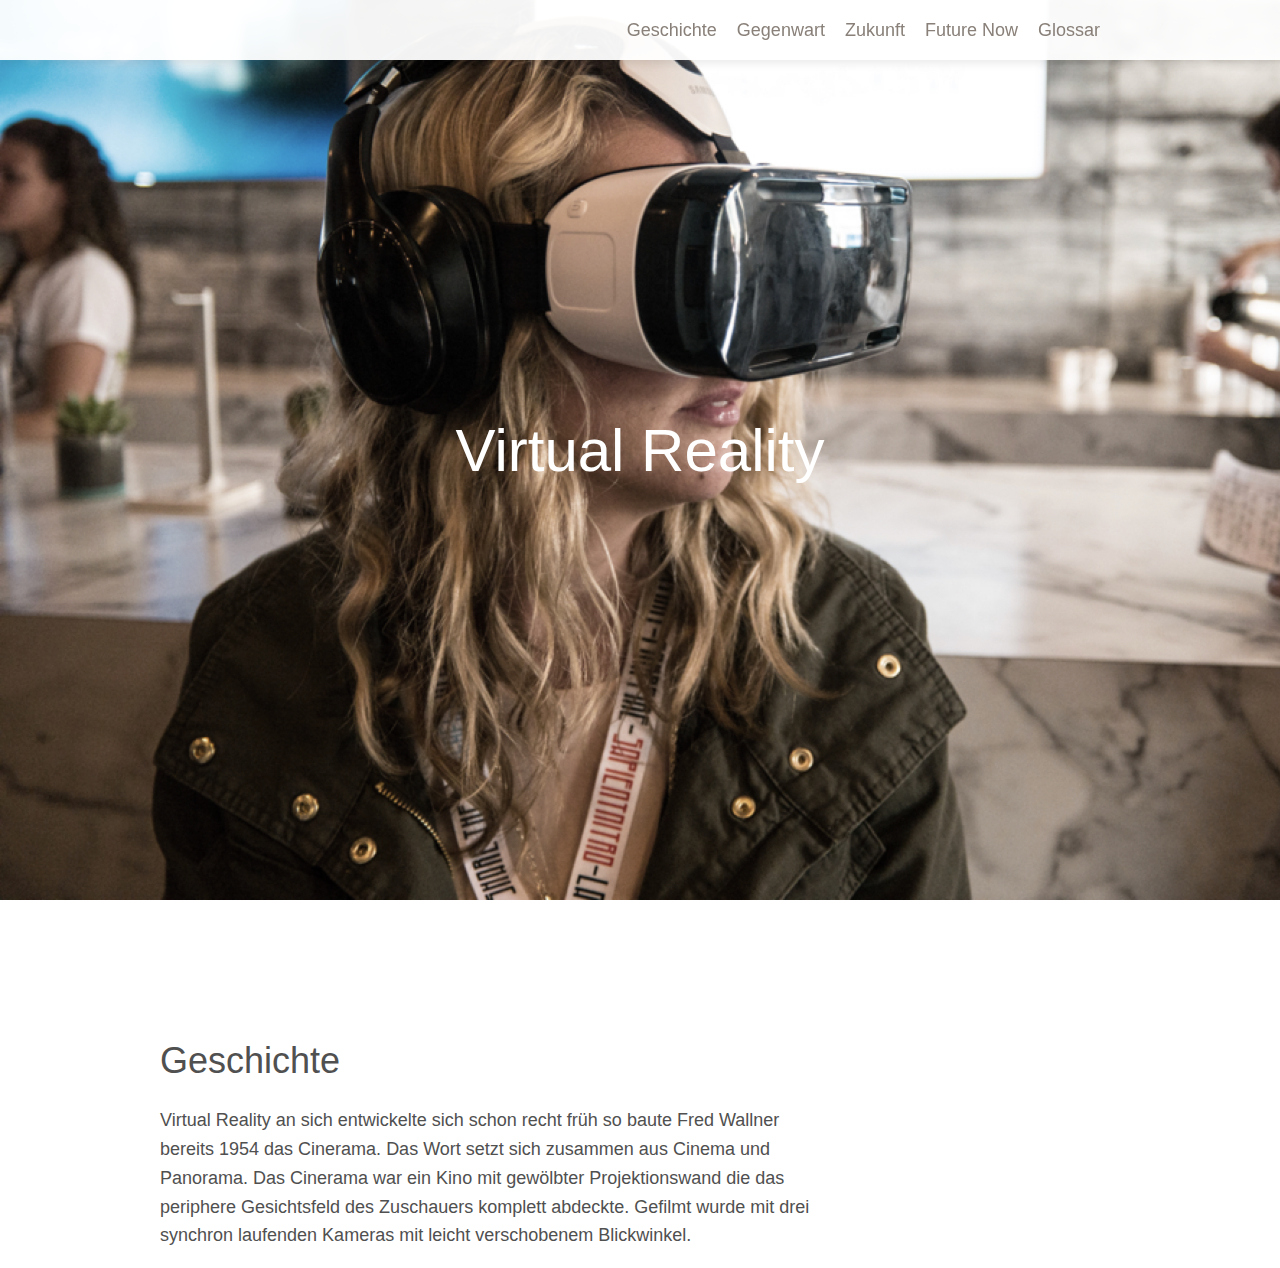
<file: index.html>
<!DOCTYPE html>
<html>
    <head>
        <meta charset="utf-8" />
        <link rel="stylesheet" href="stylesheet.css" type="text/css" />
    </head>
    
    <body>
        
        <!--Header-->
        <nav class="header">
            <div class="navContainer">
            <a href="#" class="navItem">Geschichte</a>
            <a href="#" class="navItem">Gegenwart</a>
            <a href="#" class="navItem">Zukunft</a>
            <a href="#" class="navItem">Future Now</a>
            <a href="#" class="navItem">Glossar</a>
            </div>
        </nav>
        
        
            
            <section class="opener">
                <div class="openerHeadline">
                    Virtual Reality
                </div>
            </section>
            
            <section class="content">
                
                <div class="content block">
                    <h1>Geschichte</h1>
                    <p>
                            Virtual Reality an sich entwickelte sich schon recht früh so baute Fred Wallner 
                            bereits 1954 das Cinerama. Das Wort setzt sich zusammen aus Cinema und 
                            Panorama. Das Cinerama war ein Kino mit gewölbter Projektionswand die das 
                            periphere Gesichtsfeld des Zuschauers komplett abdeckte. Gefilmt wurde mit 
                            drei synchron laufenden Kameras mit leicht verschobenem Blickwinkel.
                    </p>
                </div>
                
            </section>
                
                
    
    </body>
</html>
</file>
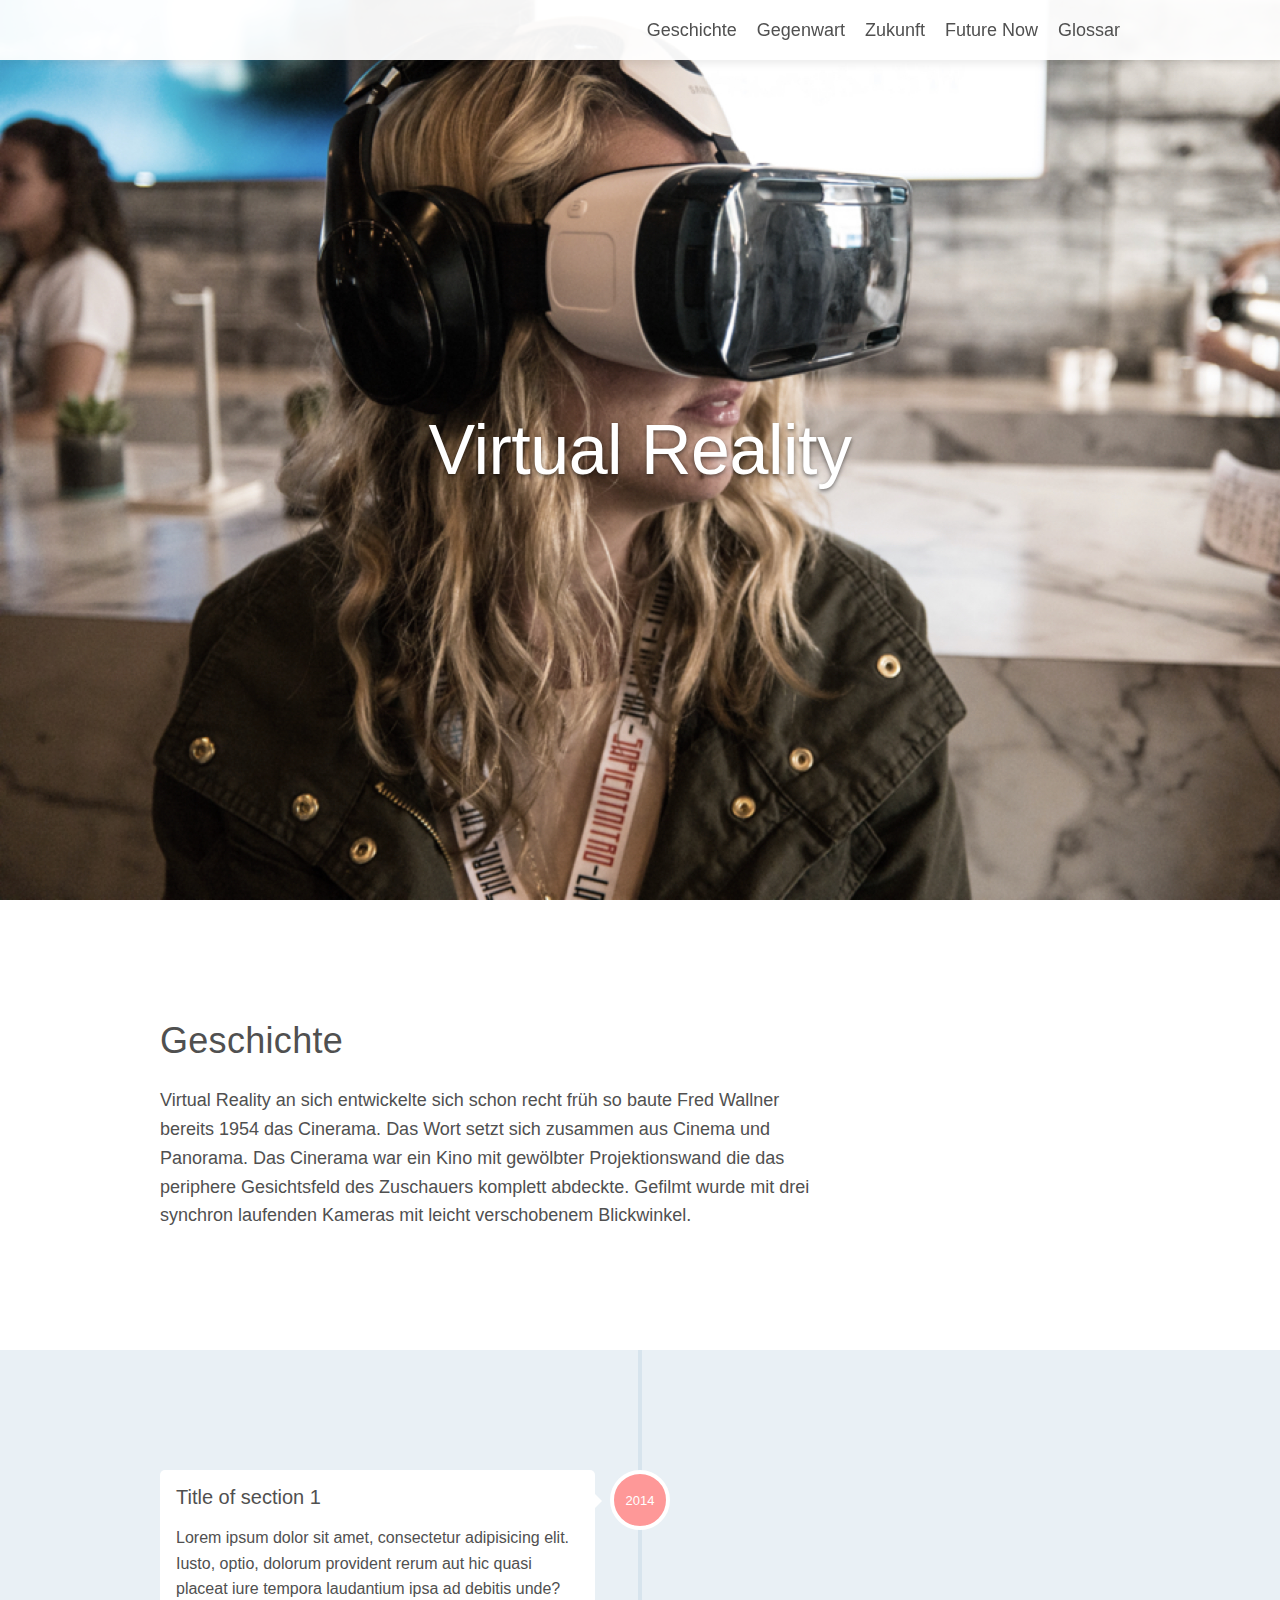
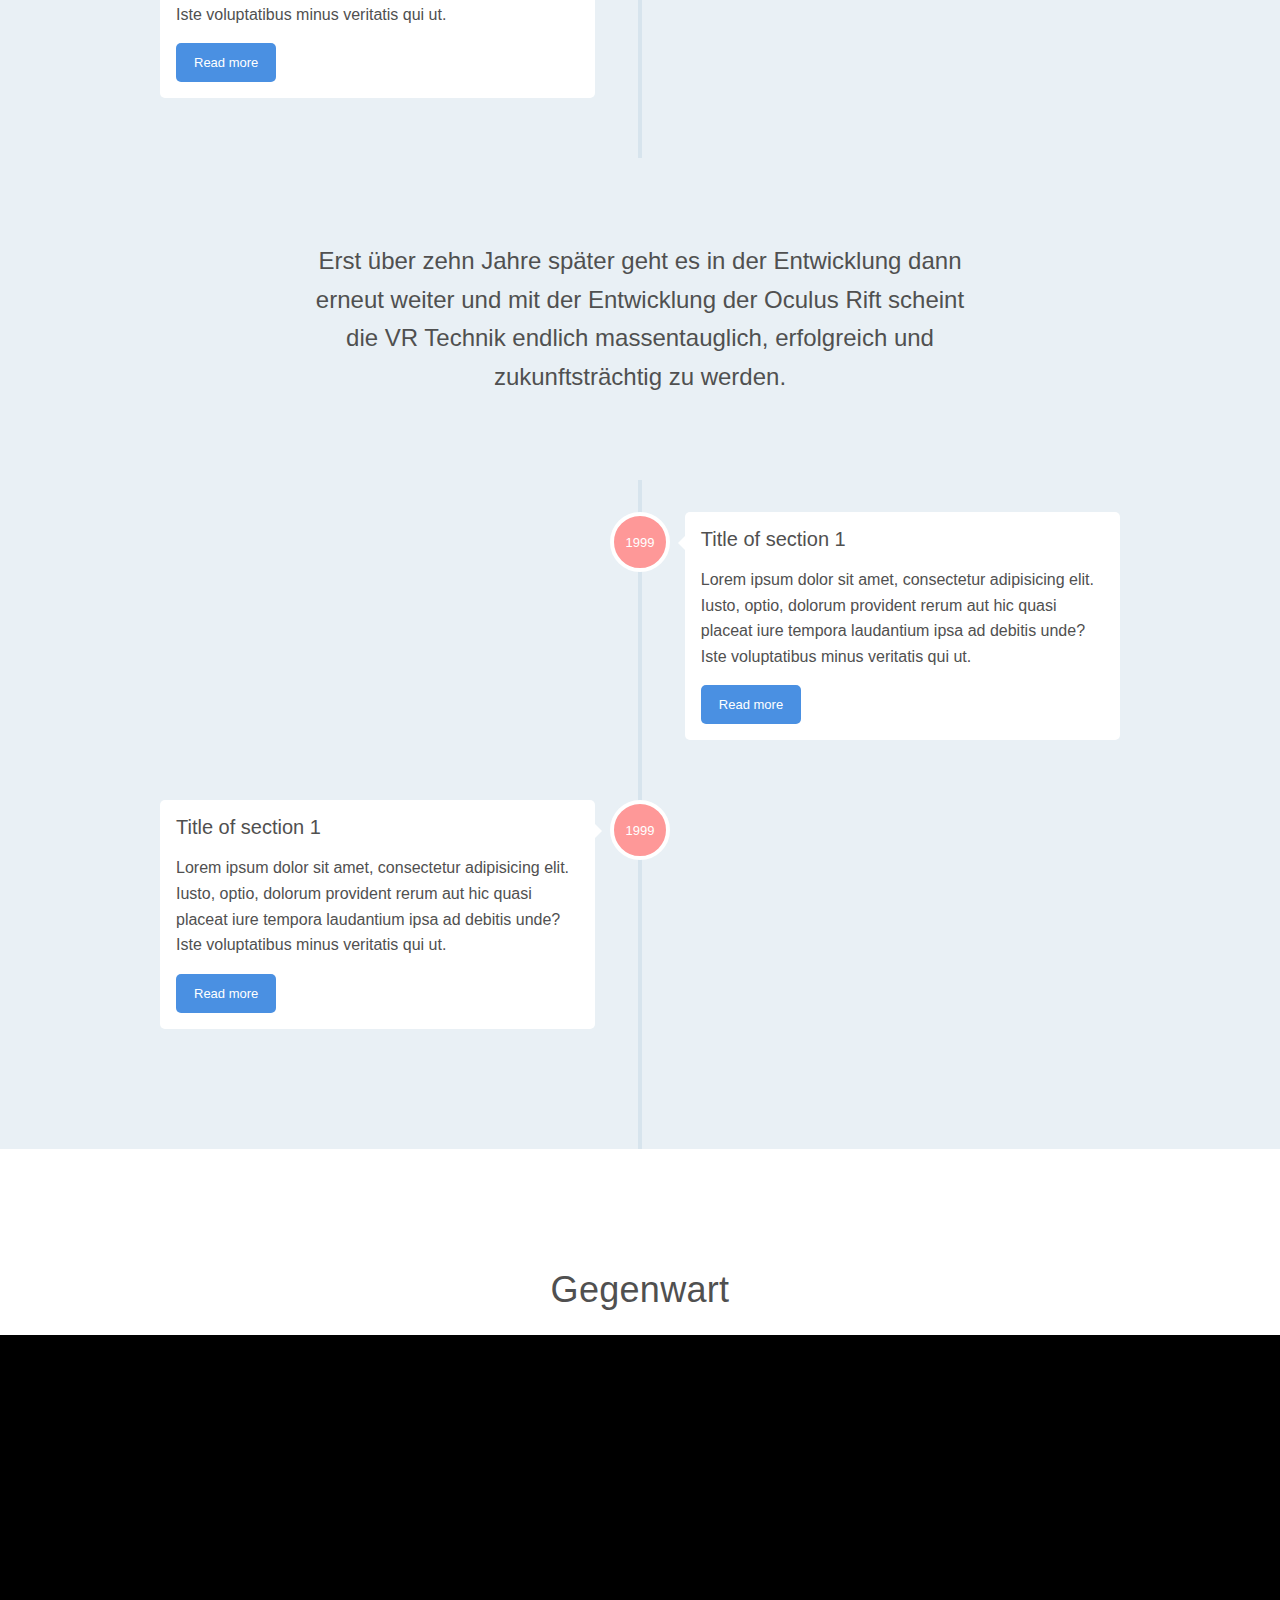
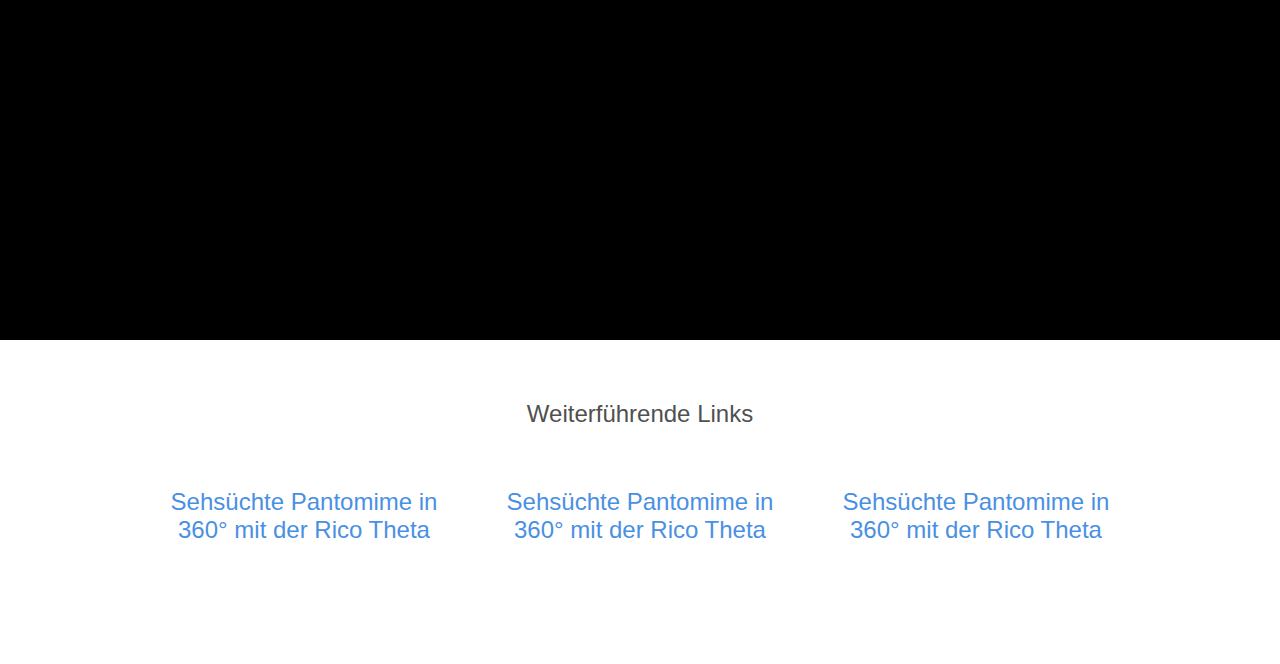
<file: Christians/index.html>
<!DOCTYPE html>
<html>
    <head>
        <meta charset="utf-8" />
        <link rel="stylesheet" href="stylesheet.css" type="text/css" />
    </head>
    <body>
        <nav class="navbar-container">
            <div class="container navbar">
                <a href="#" class="menuItem">Geschichte</a>
                <a href="#" class="menuItem">Gegenwart</a>
                <a href="#" class="menuItem">Zukunft</a>
                <a href="#" class="menuItem">Future Now</a>
                <a href="#" class="menuItem">Glossar</a>
            </div>
        </nav>
        <section class="section section-fullHeight" style="background-image: url(header-background.jpg);">
            <div class="container singleHeadline">
                <h1>Virtual Reality</h1>
            </div>
        </section>
        <section class="section section-text">
            <div class="container">
                <h1>Geschichte</h1>
                <p>Virtual Reality an sich entwickelte sich schon recht früh so baute Fred Wallner bereits 1954 das Cinerama. Das Wort setzt sich zusammen aus Cinema und Panorama. Das Cinerama war ein Kino mit gewölbter Projektionswand die das periphere Gesichtsfeld des Zuschauers komplett abdeckte. Gefilmt wurde mit drei synchron laufenden Kameras mit leicht verschobenem Blickwinkel.</p>
            </div>
        </section>
        <section class="section section-timeline">
            <div class="container" id="cd-timeline">
                <div class="cd-timeline-block">
                    <div class="cd-timeline-date">
                        <span class="cd-date">2014</span>
                    </div>
                    <div class="cd-timeline-content">
                        <h2>Title of section 1</h2>
                        <p>Lorem ipsum dolor sit amet, consectetur adipisicing elit. Iusto, optio, dolorum provident rerum aut hic quasi placeat iure tempora laudantium ipsa ad debitis unde? Iste voluptatibus minus veritatis qui ut.</p>
                        <a href="#0" class="cd-read-more">Read more</a>
                    </div>
                    <!-- cd-timeline-content -->
                </div>
                <div class="cd-timeline-callout">
                    <p>
                        Erst über zehn Jahre später geht es in der Entwicklung dann erneut weiter und mit der Entwicklung der Oculus Rift scheint die VR Technik endlich massentauglich, erfolgreich und zukunftsträchtig zu werden.
                    </p>
                </div>
                <!-- cd-timeline-block -->
                <div class="cd-timeline-block-right">
                    <div class="cd-timeline-date">
                        <span class="cd-date">1999</span>
                    </div>
                    <div class="cd-timeline-content">
                        <h2>Title of section 1</h2>
                        <p>Lorem ipsum dolor sit amet, consectetur adipisicing elit. Iusto, optio, dolorum provident rerum aut hic quasi placeat iure tempora laudantium ipsa ad debitis unde? Iste voluptatibus minus veritatis qui ut.</p>
                        <a href="#0" class="cd-read-more">Read more</a>
                    </div>
                    <!-- cd-timeline-content -->
                </div>
                <!-- cd-timeline-block -->
                <div class="cd-timeline-block">
                    <div class="cd-timeline-date">
                        <span class="cd-date">1999</span>
                    </div>
                    <div class="cd-timeline-content">
                        <h2>Title of section 1</h2>
                        <p>Lorem ipsum dolor sit amet, consectetur adipisicing elit. Iusto, optio, dolorum provident rerum aut hic quasi placeat iure tempora laudantium ipsa ad debitis unde? Iste voluptatibus minus veritatis qui ut.</p>
                        <a href="#0" class="cd-read-more">Read more</a>
                    </div>
                    <!-- cd-timeline-content -->
                </div>
            </div>
        </section>
        <section class="section">
            <div class="container">
                <h1 class="u-text-center">Gegenwart</h1>
            </div>
            <div class="video">
                <div class="container">
                    <iframe width="100%" height="600px" src="https://www.youtube.com/embed/ixdEhDZOlb4" frameborder="0" allowfullscreen></iframe>
                </div>
            </div>
            <div class="links">
                <h2 class="u-text-center">Weiterführende Links</h2>
                <div class="container">
                    <div class="link"><a href="#">Sehsüchte Pantomime in 360° mit der Rico Theta</a></div>
                    <div class="link"><a href="#">Sehsüchte Pantomime in 360° mit der Rico Theta</a></div>
                    <div class="link"><a href="#">Sehsüchte Pantomime in 360° mit der Rico Theta</a></div>
                </div>
            </div>
        </section>
        <section class="section"></section>
        <footer>
            
        </footer>
    </body>
</html>
</file>
<file: stylesheet.css>
body{
    font-family: "Helvetica Neue", "Arial";
    font-size: 18px;
    color: #505050;
    margin: 0;
    padding: 0;
}
h1 {
    font-size:18px;
}

.header{
    position:fixed;
    color:white;
    width:100%;
    background-color: rgba(255,255,255, 0.95);
    z-index: 99999;
    box-shadow: 0 2px 10px rgba(0,0,0,0.1);
}
.navContainer{
    display:flex;
    align-items:center;
    justify-content:flex-end;
    height:60px;
    max-width:960px;
    margin-left:auto;
    margin-right:auto
}

.navItem{
    display:inline;
    padding-right:20px;
    text-decoration:none;
    color:#898079;
}
.opener {
    background-image: url(header-background.jpg);
    background-size: cover;
    width:100%;
    height: 100vh;
    display:flex;
    justify-content:center;
    align-items:center;
}

.openerHeadline {
    font-size:60px;
    color:white;
    font-family:Helvetica;
    display:inline;
}

.content {
    max-width: 960px;
    margin-left: auto;
    margin-right: auto;
}   

.block {
    margin-top:140px;
    
}
.block h1 {
    font-weight:200;
    font-size:36px;
}

p {
    max-width:650px;
    line-height: 1.6;
}
</file>
<file: Christians/stylesheet.css>
body {
    font-family: "Helvetica Neue", "Arial";
    font-size: 18px;
    color: #505050;
    margin: 0;
    padding: 0;
}

h1 {
    font-size: 36px;
    letter-spacing: 0.3px;
    font-weight: 400;
}

h2 {
  font-size: 24px;
  font-weight: 300;
}

p {
    max-width: 650px;
    line-height: 1.6;
}

a {
  text-decoration: none;
  cursor: pointer;
  color: #4A90E2;
}

.u-text-center {
  text-align: center;
}

.container {
    max-width: 960px;
    margin-left: auto;
    margin-right: auto;
}

.navbar-container {
    position: fixed;
    width: 100%;
    top: 0;
    background-color: rgba(255,255,255, 0.95);
    z-index: 99999;
    box-shadow: 0 2px 10px rgba(0,0,0,0.1);
}

.navbar {
    display: flex;
    justify-content: flex-end;
    align-items: center;
    height: 60px;
}

.menuItem {
    display: inline;
    margin-left: 20px;
    color: #505050;
    text-decoration: none;
}

.menuItem:hover {
    text-decoration: underline;
}

.section {
    width: 100%;
    margin-bottom: 120px;
}

.section-fullHeight {
    background-size: cover;
    background-repeat: no-repeat;
    height: 100vh;
}

.section-timeline {
    background-color: #E9F0F5;
}

.singleHeadline {
    height: 100%;
    display: flex;
    justify-content: center;
    align-items: center;
}

.singleHeadline h1 {
    font-size: 70px;
    color: white;
    letter-spacing: -0.5px;
    font-weight: 400;
    text-shadow: 0 2px 4px rgba(0,0,0,0.5);
}

.video {
  background-color: black;
  margin-bottom: 60px;
}

.links h2 {
  margin-bottom: 60px;
}

.links .container {
  display: flex;
  justify-content: space-between;
}

.link {
  width: 30%;
  font-size: 24px;
  text-align: center;
}


/* Timeline */

#cd-timeline {
  position: relative;
  padding: 120px 0;
}

#cd-timeline::before {
  /* this is the vertical line */
  content: '';
  position: absolute;
  top: 0;
  left: 29px;
  height: 100%;
  width: 4px;
  background: #d7e4ed;
}

.cd-timeline-callout {
  padding-top: 60px;
  padding-bottom: 60px;
  display: block;
  background-color: #E9F0F5;
  max-width: 650px;
  margin: 0 auto;
  text-align: center;
  font-size: 24px;
  position: relative;
}

@media only screen and (min-width: 1170px) {
  #cd-timeline::before {
    left: 50%;
    margin-left: -2px;
  }
}

.cd-timeline-block,.cd-timeline-block-right  {
  position: relative;
  margin: 32px 0;
}
.cd-timeline-block:after, .cd-timeline-block-right:after, .cd-timeline-callout:after {
  content: "";
  display: table;
  clear: both;
}
.cd-timeline-block:first-child {
  margin-top: 0;
}
.cd-timeline-block:last-child {
  margin-bottom: 0;
}

@media only screen and (min-width: 1170px) {
  .cd-timeline-block {
    margin: 60px 0;
  }
  .cd-timeline-block:first-child {
    margin-top: 0;
  }
  .cd-timeline-block:last-child {
    margin-bottom: 0;
  }
}

.cd-timeline-date {
  position: absolute;
  top: 0;
  left: 0;
  width: 60px;
  height: 60px;
  border-radius: 50%;
  background-color: #FE9898;
  border: 4px solid white;
  box-sizing: border-box;
  display: flex;
  justify-content: center;
  align-items: center;
}


@media only screen and (min-width: 1170px) {
  .cd-timeline-date {
    width: 60px;
    height: 60px;
    left: 50%;
    margin-left: -30px;
  }
}

.cd-timeline-content {
  position: relative;
  margin-left: 80px;
  background: white;
  border-radius: 5px;
  padding: 12px;
}
.cd-timeline-content:after {
  content: "";
  display: table;
  clear: both;
}
.cd-timeline-content h2 {
  margin: 0;
}
.cd-date {
    color: white;
    padding: .8em 0;
    font-size: 13px;
}
.cd-timeline-content .cd-read-more {
  display: inline-block;
}

.cd-timeline-content .cd-read-more {
  float: right;
  padding: 12px 18px;
  background: #4A90E2;
  color: white;
  border-radius: 5px;
}
.no-touch .cd-timeline-content .cd-read-more:hover {
  background-color: #bac4cb;
}

.cd-timeline-content::before {
  content: '';
  position: absolute;
  top: 22px;
  right: 100%;
  height: 0;
  width: 0;
  border: 7px solid transparent;
  border-right: 7px solid white;
}

@media only screen and (min-width: 768px) {
  .cd-timeline-content h2 {
    font-size: 20px;
    font-size: 1.25rem;
  }
  .cd-timeline-content p {
    font-size: 16px;
    font-size: 1rem;
  }
  .cd-timeline-content .cd-read-more {
    font-size: 13px;
  }
}

@media only screen and (min-width: 1170px) {
  .cd-timeline-content {
    margin-left: 0;
    padding: 16px;
    width: 42%;
  }
  .cd-timeline-content::before {
    top: 24px;
    left: 100%;
    border-color: transparent;
    border-left-color: white;
  }
  .cd-timeline-content .cd-read-more {
    float: left;
  }
  .cd-timeline-content .cd-date {
    font-size: 13px;
  }
  .cd-timeline-block-right .cd-timeline-content {
    float: right;
  }
  .cd-timeline-block-right .cd-timeline-content::before {
    top: 24px;
    left: auto;
    right: 100%;
    border-color: transparent;
    border-right-color: white;
  }
}

/* Timeline end */
</file>
